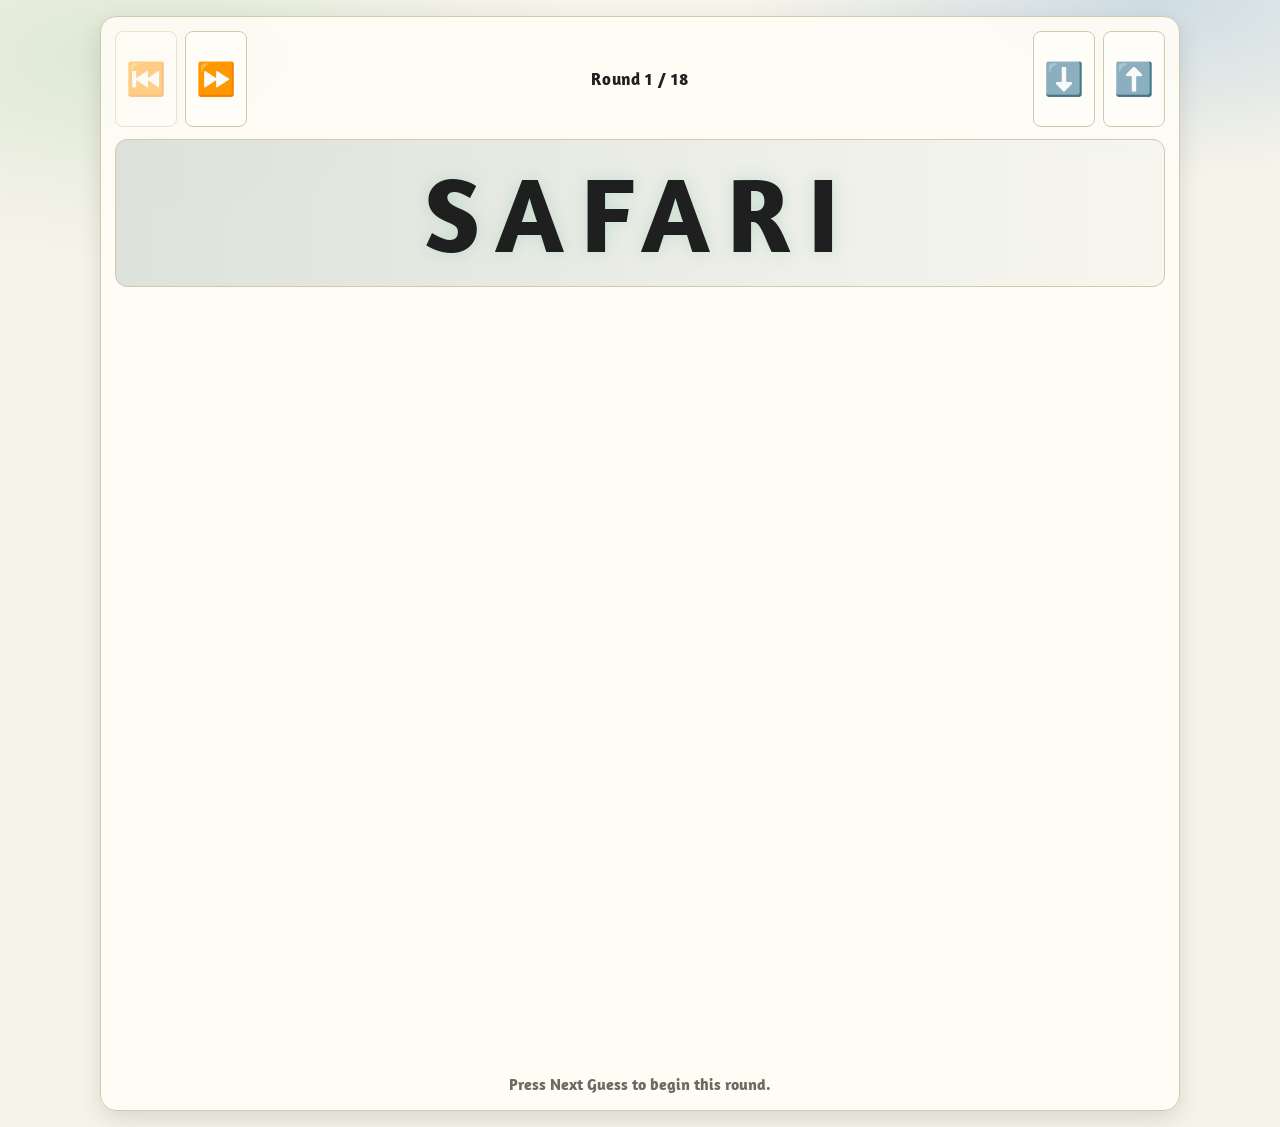
<file: index.html>
<!doctype html>
<html lang="en">
    <head>
        <meta charset="utf-8">
        <meta name="viewport" content="width=1200, initial-scale=1">
        <link rel="preconnect" href="https://fonts.googleapis.com">
        <link rel="preconnect" href="https://fonts.gstatic.com" crossorigin>
        <link href="https://fonts.googleapis.com/css2?family=Amaranth:ital,wght@0,400;0,700;1,400;1,700&family=Domine:wght@400..700&display=swap" rel="stylesheet">

        <title>Acronym Balderdash Challenge</title>
        <link rel="stylesheet" href="abc.css">
        <script src="data.js"></script> 
        <script src="rounds/data.js"></script>
        <!-- start round data -->
        <script src="rounds/safari.js"></script>
        <script src="rounds/stamp.js"></script>
        <script src="rounds/tiger.js"></script>
        <script src="rounds/bears.js"></script>
        <script src="rounds/morse.js"></script>
        <script src="rounds/rebus.js"></script>
        <script src="rounds/alpaca.js"></script>
        <script src="rounds/iguana.js"></script>
        <!-- below here may be incomplete -->
        <script src="rounds/cobra.js"></script>
        <script src="rounds/chimp.js"></script>
        <script src="rounds/codex.js"></script>
        <script src="rounds/frog.js"></script>
        <script src="rounds/horse.js"></script>
        <script src="rounds/lions.js"></script>
        <script src="rounds/llama.js"></script>
        <script src="rounds/moose.js"></script>
        <script src="rounds/puma.js"></script>
        <script src="rounds/score.js"></script>
        <script src="rounds/slug.js"></script>
        <script src="rounds/solve.js"></script>
        <script src="rounds/zebra.js"></script>
        <script src="rounds/ibex.js"></script>
        <script src="rounds/lemur.js"></script>
<!-- insert rounds here -->
        <script src="game.js" defer></script> 
    </head>
    <body>
        <main class="app">
            <div class="top-row">
                <div class="controls">
                    <button id="prevGuessBtn" type="button" title="(←) Show the previous guess">⏮️</button>
                    <button id="nextGuessBtn" type="button" title="(→) Show the next guess">⏩</button>
                    <button id="fiftyBtn" type="button" title="(F) Hide some wrong answers with a 50/50 hint">⚖️</button>
                    <button id="montyHallBtn" type="button" title="(M) Get a Monty Hall hint">🐐</button>
                    <button id="revealBtn" type="button" title="(R) Reveal the correct answer">🏅 Reveal</button>
                </div>
                <div id="roundLabel">Round</div>
                <div class="controls">
                    <button id="prevRoundBtn" type="button" title="(↓) Go to the previous round">⬇️</button>
                    <button id="nextRoundBtn" type="button" title="(↑) Go to the next round">⬆️</button>
                </div>
            </div>

            <h1 id="acronymLabel" class="header-title">ACRONYM</h1>

            <section id="guessGrid" class="guess-grid" aria-live="polite"></section>

            <div id="statusLabel"></div>
        </main>
    </body>
</html>
</file>
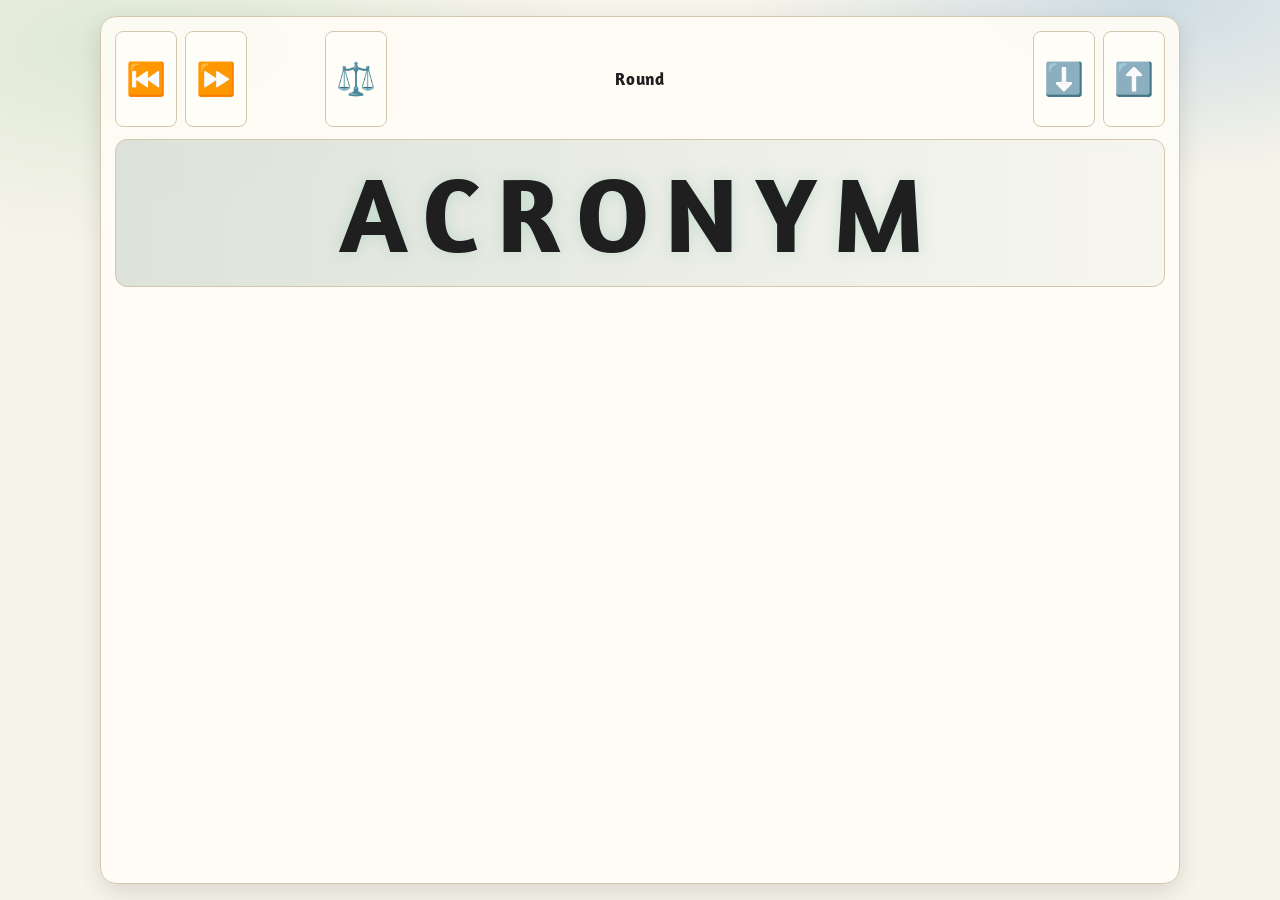
<file: abc.html>
<!doctype html>
<html lang="en">
    <head>
        <meta charset="utf-8">
        <meta name="viewport" content="width=device-width, initial-scale=1">
        <link rel="preconnect" href="https://fonts.googleapis.com">
        <link rel="preconnect" href="https://fonts.gstatic.com" crossorigin>
        <link href="https://fonts.googleapis.com/css2?family=Amaranth:ital,wght@0,400;0,700;1,400;1,700&family=Domine:wght@400..700&display=swap" rel="stylesheet">

        <title>Acronym Balderdash Challenge</title>
        <link rel="stylesheet" href="abc.css">
        <script src="data.js"></script> 
        <script src="rounds/data.js"></script>
        <!-- start round data -->
        <script src="rounds/safari.js"></script>
        <script src="rounds/stamp.js"></script>
        <script src="rounds/tiger.js"></script>
        <script src="rounds/bears.js"></script>
        <script src="rounds/morse.js"></script>
        <script src="rounds/rebus.js"></script>
        <!-- below here may be incomplete -->
        <script src="rounds/alpaca.js"></script>
        <script src="rounds/cobra.js"></script>
        <script src="rounds/chimp.js"></script>
        <script src="rounds/codex.js"></script>
        <script src="rounds/frog.js"></script>
        <script src="rounds/horse.js"></script>
        <script src="rounds/iguana.js"></script>
        <script src="rounds/lions.js"></script>
        <script src="rounds/llama.js"></script>
        <script src="rounds/moose.js"></script>
        <script src="rounds/puma.js"></script>
        <script src="rounds/score.js"></script>
        <script src="rounds/slug.js"></script>
        <script src="rounds/solve.js"></script>
        <script src="rounds/zebra.js"></script>
        <script src="rounds/ibex.js"></script>
        <script src="rounds/lemur.js"></script>
<!-- insert rounds here -->
        <script src="game.js" defer></script> 
    </head>
    <body>
        <main class="app">
            <div class="top-row">
                <div class="controls">
                    <button id="prevGuessBtn" type="button" title="(→) Show the previous guess">⏮️</button>
                    <button id="nextGuessBtn" type="button" title="(←) Show the next guess">⏩</button>
                    <button id="revealBtn" type="button" title="(R) Reveal the correct answer">🏅</button>
                    <button id="5050Btn" type="button" title="(F) Hide some wrong answers with a 50/50 hint">⚖️</button>
                    <button id="montyHallBtn" type="button" title="(M) Get a Monty Hall hint">🚪</button>
                </div>
                <div id="roundLabel">Round</div>
                <div class="controls">
                    <button id="prevRoundBtn" type="button" title="(↓) Go to the previous round">⬇️</button>
                    <button id="nextRoundBtn" type="button" title="(↑) Go to the next round">⬆️</button>
                </div>
            </div>

            <h1 id="acronymLabel" class="header-title">ACRONYM</h1>

            <section id="guessGrid" class="guess-grid" aria-live="polite"></section>

            <div id="statusLabel"></div>
        </main>
    </body>
</html>
</file>
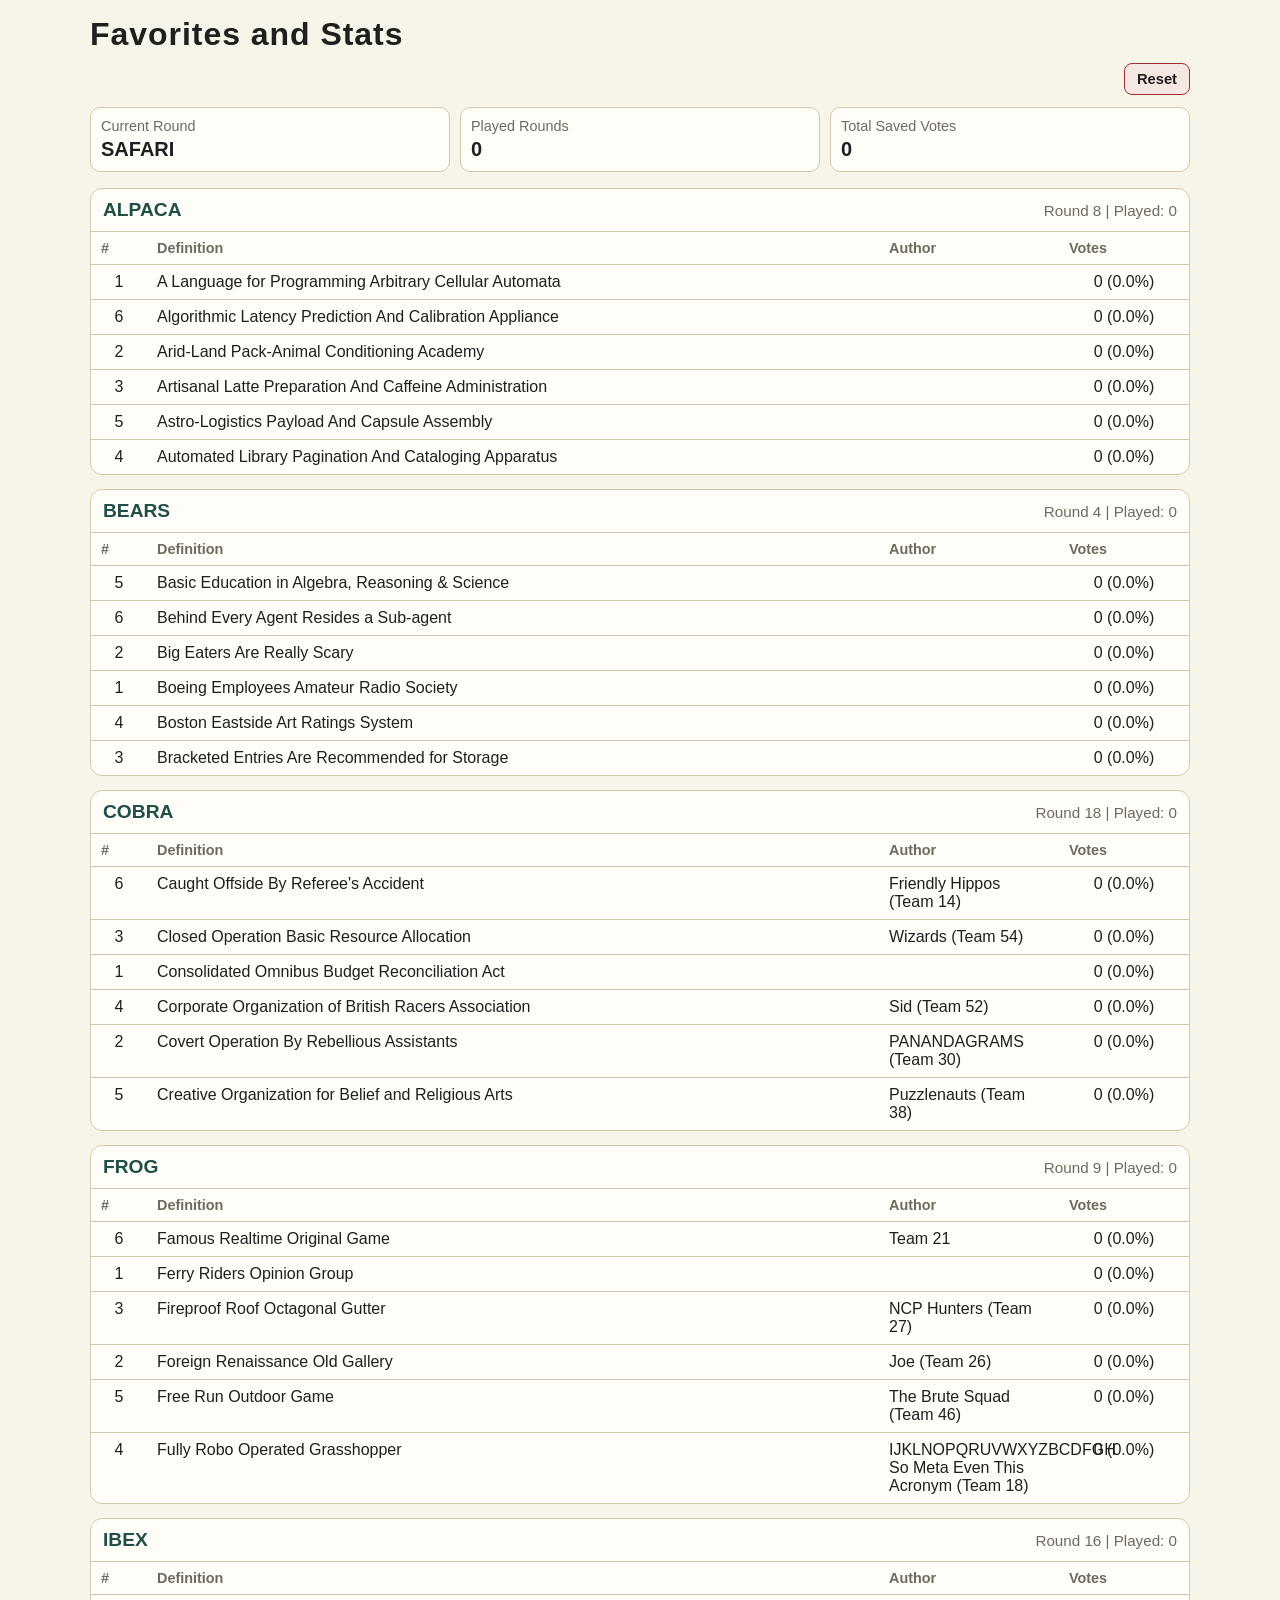
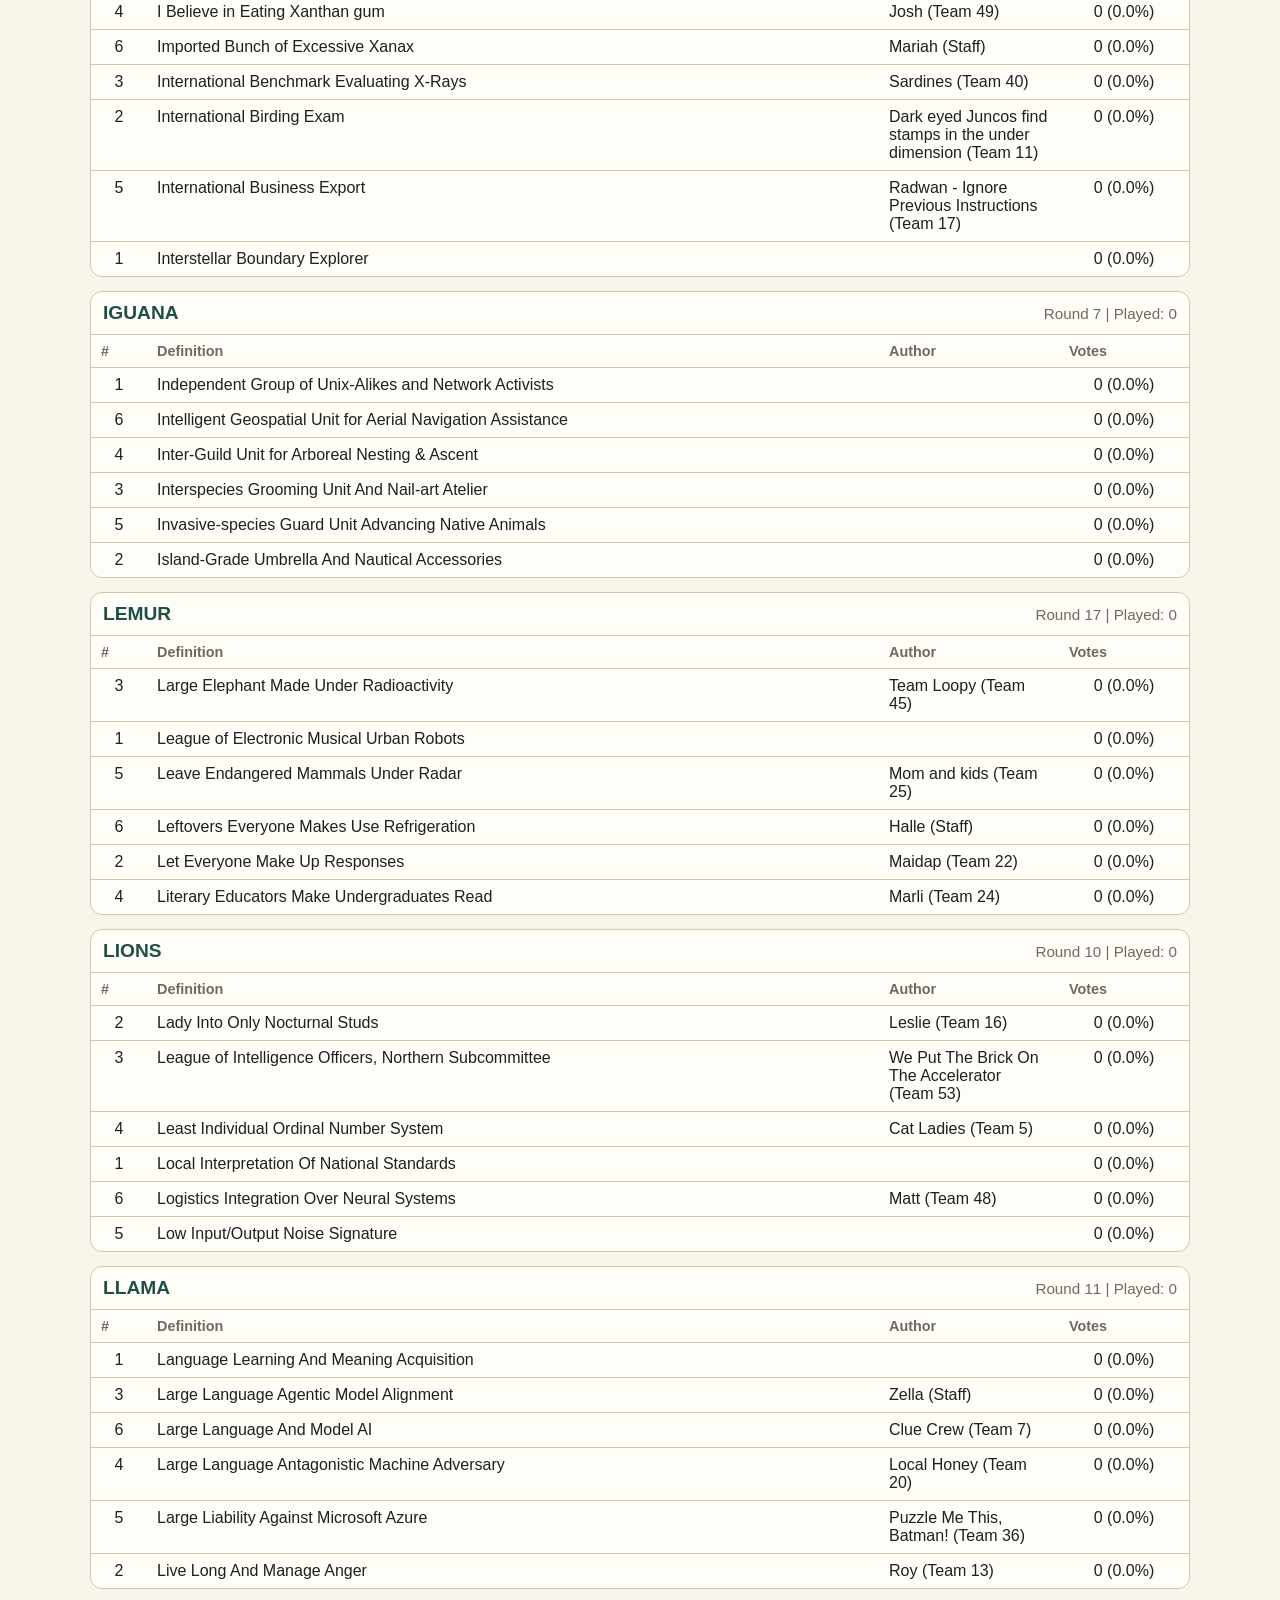
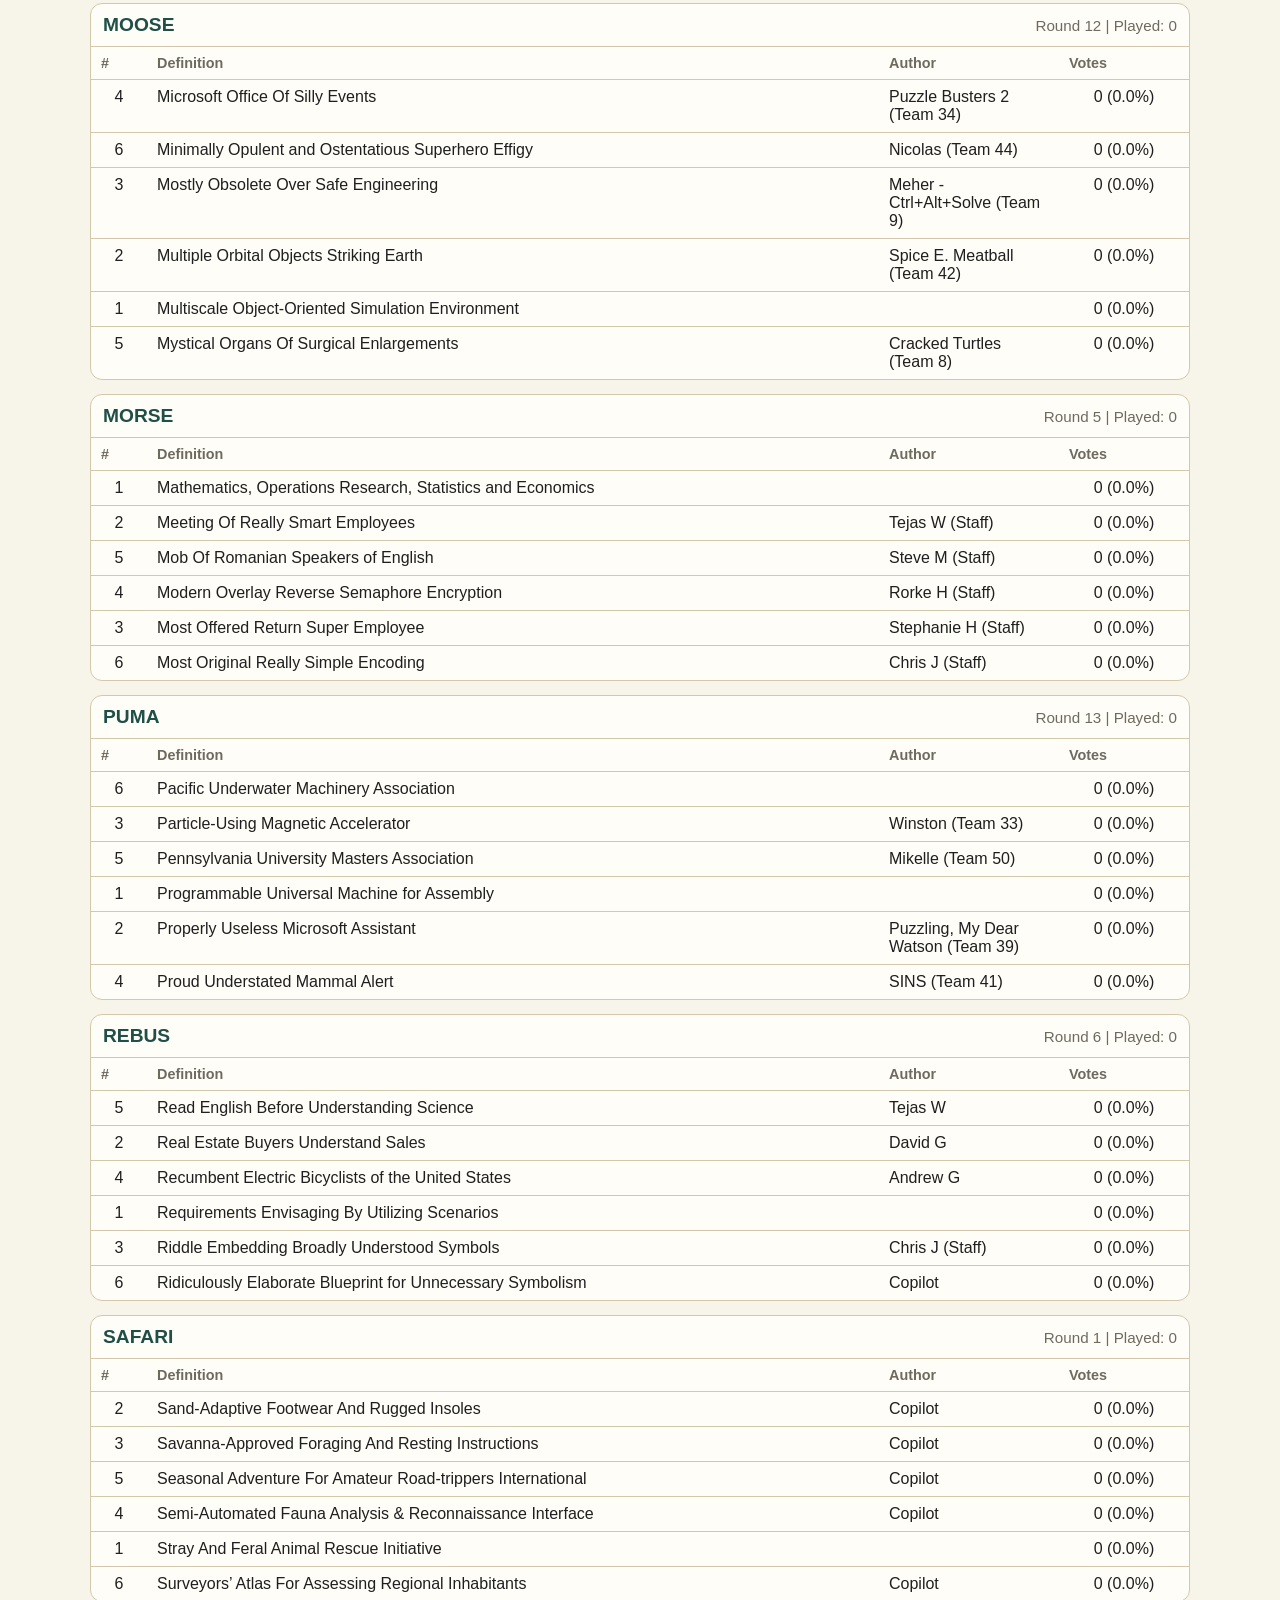
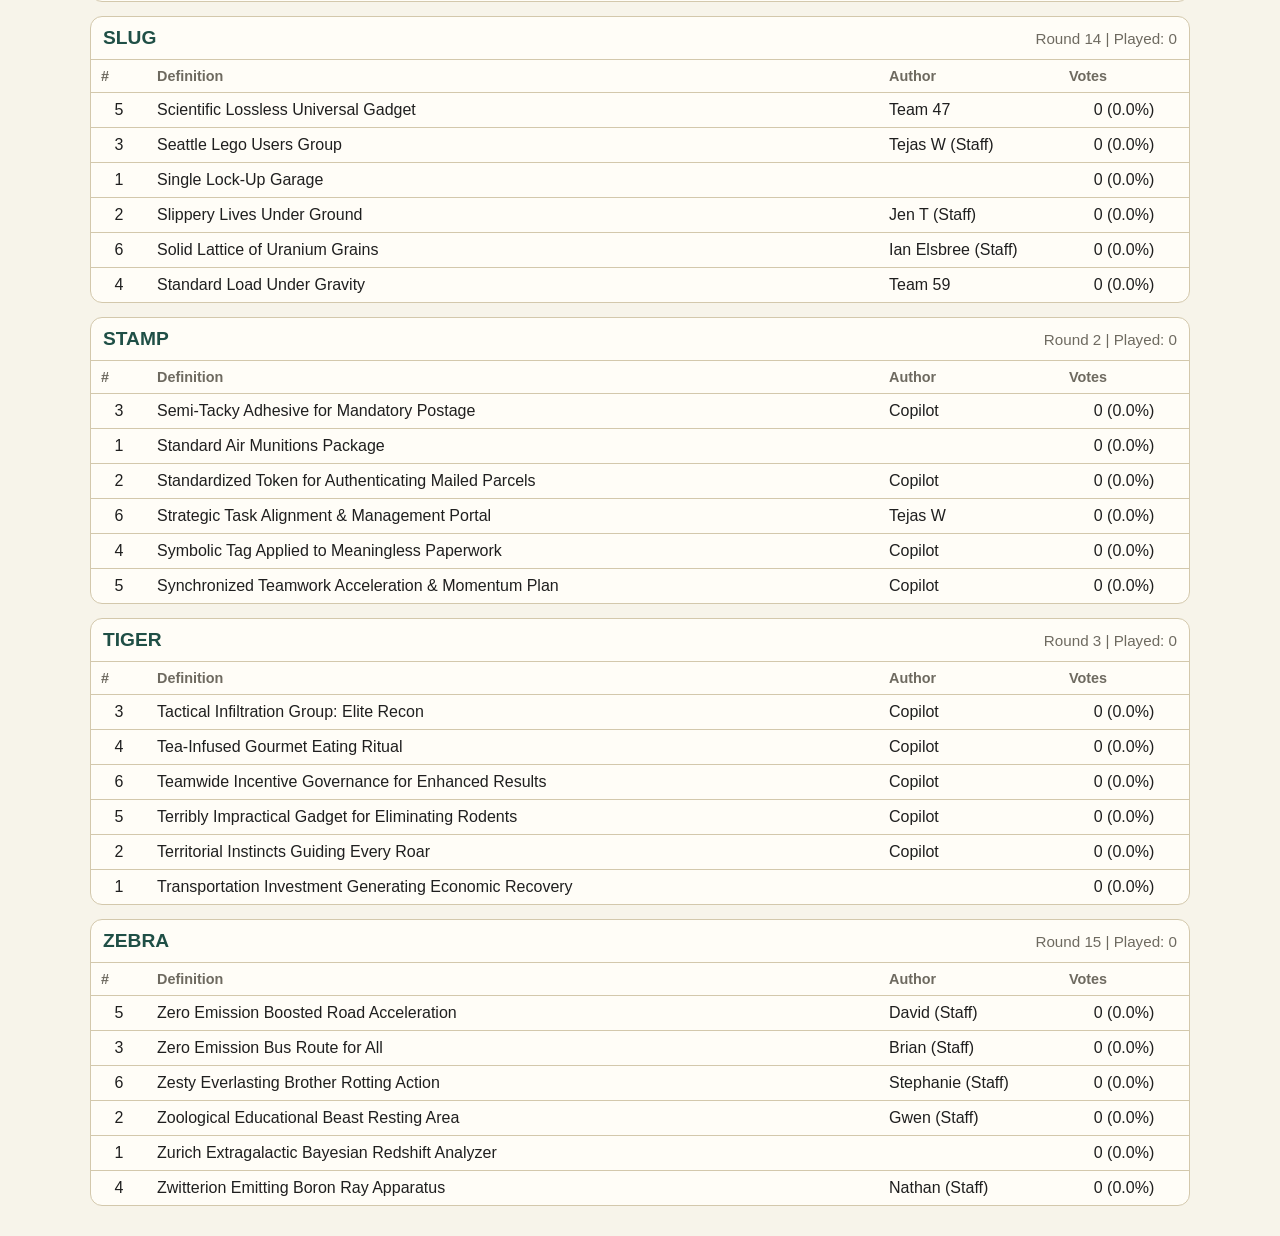
<file: favorites.html>
<!doctype html>
<html lang="en">
    <head>
        <meta charset="utf-8">
        <meta name="viewport" content="width=device-width, initial-scale=1">
        <title>Acronym Balderdash - Favorites</title>
        <style>
            :root {
                --bg: #f7f4ea;
                --panel: #fffdf7;
                --text: #1f1f1f;
                --muted: #6e6a60;
                --outline: #d3c8ac;
                --accent: #1f4f46;
            }

            @media (prefers-color-scheme: dark) {
                :root {
                    --bg: #1a1a1d;
                    --panel: #24242a;
                    --text: #f0f0f0;
                    --muted: #b1b1b8;
                    --outline: #41414c;
                    --accent: #89c2a6;
                }
            }

            * {
                box-sizing: border-box;
            }

            body {
                margin: 0;
                padding: 16px;
                font-family: "Trebuchet MS", "Segoe UI", sans-serif;
                background: var(--bg);
                color: var(--text);
            }

            .wrap {
                width: min(1100px, 100%);
                margin: 0 auto;
            }

            h1 {
                margin: 0 0 10px;
                letter-spacing: 0.03em;
            }

            .subtitle {
                margin: 0 0 18px;
                color: var(--muted);
            }

            .toolbar {
                display: flex;
                justify-content: flex-end;
                margin-bottom: 12px;
            }

            .danger-btn {
                border: 1px solid #9f2f2f;
                background: color-mix(in srgb, #9f2f2f 10%, var(--panel));
                color: var(--text);
                border-radius: 8px;
                padding: 7px 12px;
                font-size: 0.92rem;
                font-weight: 700;
                cursor: pointer;
            }

            .danger-btn:hover {
                background: color-mix(in srgb, #9f2f2f 18%, var(--panel));
            }

            .summary {
                display: grid;
                grid-template-columns: repeat(3, minmax(0, 1fr));
                gap: 10px;
                margin-bottom: 16px;
            }

            .summary-card {
                border: 1px solid var(--outline);
                background: var(--panel);
                border-radius: 10px;
                padding: 10px;
            }

            .summary-label {
                color: var(--muted);
                font-size: 0.9rem;
            }

            .summary-value {
                font-size: 1.25rem;
                font-weight: 700;
                margin-top: 4px;
            }

            .round {
                border: 1px solid var(--outline);
                background: var(--panel);
                border-radius: 12px;
                margin-bottom: 14px;
                overflow: hidden;
            }

            .round-header {
                display: flex;
                justify-content: space-between;
                align-items: center;
                gap: 10px;
                padding: 10px 12px;
                border-bottom: 1px solid var(--outline);
            }

            .round-title {
                font-size: 1.2rem;
                font-weight: 700;
                color: var(--accent);
            }

            .round-meta {
                color: var(--muted);
                font-size: 0.95rem;
            }

            table {
                width: 100%;
                border-collapse: collapse;
                table-layout: fixed;
            }

            col.col-index {
                width: 56px;
            }

            col.col-author {
                width: 180px;
            }

            col.col-votes {
                width: 130px;
            }

            th,
            td {
                padding: 8px 10px;
                text-align: left;
                border-bottom: 1px solid var(--outline);
                vertical-align: top;
            }

            th {
                font-size: 0.9rem;
                color: var(--muted);
            }

            tr:last-child td {
                border-bottom: none;
            }

            .mono {
                font-family: Consolas, "Courier New", monospace;
            }

            .center {
                text-align: center;
            }

            .empty {
                color: var(--muted);
                border: 1px dashed var(--outline);
                border-radius: 10px;
                padding: 14px;
            }

            @media (max-width: 760px) {
                .summary {
                    grid-template-columns: 1fr;
                }

                th:nth-child(2),
                td:nth-child(2) {
                    max-width: 50vw;
                    word-wrap: break-word;
                }
            }
        </style>
        <script src="data.js"></script>
        <script src="rounds/data.js"></script>
        <!-- start round data -->
        <script src="rounds/safari.js"></script>
        <script src="rounds/stamp.js"></script>
        <script src="rounds/tiger.js"></script>
        <script src="rounds/bears.js"></script>
        <script src="rounds/morse.js"></script>
        <script src="rounds/rebus.js"></script>
        <script src="rounds/iguana.js"></script>
        <script src="rounds/alpaca.js"></script>
        <!-- below here may be incomplete -->
        <script src="rounds/chimp.js"></script>
        <script src="rounds/codex.js"></script>
        <script src="rounds/frog.js"></script>
        <script src="rounds/horse.js"></script>
        <script src="rounds/lions.js"></script>
        <script src="rounds/llama.js"></script>
        <script src="rounds/moose.js"></script>
        <script src="rounds/puma.js"></script>
        <script src="rounds/score.js"></script>
        <script src="rounds/slug.js"></script>
        <script src="rounds/solve.js"></script>
        <script src="rounds/zebra.js"></script>
        <script src="rounds/ibex.js"></script>
        <script src="rounds/lemur.js"></script>
        <script src="rounds/cobra.js"></script>
<!-- insert rounds here -->
    </head>
    <body>
        <main class="wrap">
            <h1>Favorites and Stats</h1>
            <!--p class="subtitle">Data source: localStorage key <span class="mono">acronym-balderdash-state-v1</span></p-->
            <div class="toolbar">
                <button id="resetStateBtn" class="danger-btn" type="button" title="Clear all saved votes and play history">Reset</button>
            </div>

            <section id="summary" class="summary"></section>
            <section id="content"></section>
        </main>

        <script>
            const STORAGE_KEY = "acronym-balderdash-state-v1";

            function safeReadState() {
                try {
                    const raw = localStorage.getItem(STORAGE_KEY);
                    if (!raw) {
                        return { roundIndex: 0, pendingRoundIndex: null, pendingRoundVotes: {}, cumulativeVotes: {}, roundPlayCounts: {} };
                    }
                    const parsed = JSON.parse(raw);
                    return {
                        roundIndex: Number.isInteger(parsed.roundIndex) ? parsed.roundIndex : 0,
                        pendingRoundIndex: Number.isInteger(parsed.pendingRoundIndex) ? parsed.pendingRoundIndex : null,
                        pendingRoundVotes:
                            parsed.pendingRoundVotes && typeof parsed.pendingRoundVotes === "object" ? parsed.pendingRoundVotes : {},
                        cumulativeVotes: parsed.cumulativeVotes && typeof parsed.cumulativeVotes === "object" ? parsed.cumulativeVotes : {},
                        roundPlayCounts: parsed.roundPlayCounts && typeof parsed.roundPlayCounts === "object" ? parsed.roundPlayCounts : {},
                    };
                } catch (err) {
                    console.error("Failed to parse saved game state.", err);
                    return { roundIndex: 0, pendingRoundIndex: null, pendingRoundVotes: {}, cumulativeVotes: {}, roundPlayCounts: {} };
                }
            }

            function getGuessVoteStorageKey(round, guessIndex) {
                const raw =
                    typeof round?.guesses?.[guessIndex]?.definition === "string"
                        ? round.guesses[guessIndex].definition.trim()
                        : "";
                const base = raw.length > 0 ? raw : "guess-" + (guessIndex + 1);
                let duplicateCount = 0;
                for (let i = 0; i < guessIndex; i += 1) {
                    const prev =
                        typeof round?.guesses?.[i]?.definition === "string"
                            ? round.guesses[i].definition.trim()
                            : "guess-" + (i + 1);
                    if (prev === base) {
                        duplicateCount += 1;
                    }
                }
                return duplicateCount === 0 ? base : base + "#" + (duplicateCount + 1);
            }

            function normalizeStoredRoundVotes(round, stored) {
                if (Array.isArray(stored)) {
                    const converted = {};
                    for (let idx = 0; idx < round.guesses.length; idx += 1) {
                        const key = getGuessVoteStorageKey(round, idx);
                        converted[key] = stored[idx] || 0;
                    }
                    return converted;
                }

                if (stored && typeof stored === "object") {
                    return { ...stored };
                }

                return {};
            }

            function renderSummary(state, rounds) {
                const summary = document.getElementById("summary");
                const currentRound = rounds[state.roundIndex] ? rounds[state.roundIndex].acronym : "-";
                let totalVotes = 0;

                for (let i = 0; i < rounds.length; i += 1) {
                    const round = rounds[i];
                    const cumulative = normalizeStoredRoundVotes(round, state.cumulativeVotes[String(i)]);
                    const pending =
                        state.pendingRoundIndex === i
                            ? normalizeStoredRoundVotes(round, state.pendingRoundVotes)
                            : {};
                    const merged = { ...cumulative };
                    Object.keys(pending).forEach((k) => {
                        merged[k] = (merged[k] || 0) + (pending[k] || 0);
                    });

                    Object.values(merged).forEach((v) => {
                        totalVotes += Number(v) || 0;
                    });
                }

                const playedRounds = Object.keys(state.roundPlayCounts).filter((k) => (state.roundPlayCounts[k] || 0) > 0).length;

                summary.innerHTML = [
                    ["Current Round", currentRound],
                    ["Played Rounds", String(playedRounds)],
                    ["Total Saved Votes", String(totalVotes)],
                ]
                    .map(
                        ([label, value]) =>
                            '<article class="summary-card"><div class="summary-label">' +
                            label +
                            '</div><div class="summary-value">' +
                            value +
                            "</div></article>",
                    )
                    .join("");
            }

            function renderContent(state, rounds) {
                const content = document.getElementById("content");
                if (!Array.isArray(rounds) || rounds.length === 0) {
                    content.innerHTML = '<div class="empty">No rounds found in game-data.js.</div>';
                    return;
                }

                const roundsWithStats = rounds
                    .map((round, roundIndex) => {
                        const roundKey = String(roundIndex);
                        const playCount = state.roundPlayCounts[roundKey] || 0;
                        const storedVotes = normalizeStoredRoundVotes(round, state.cumulativeVotes[roundKey]);
                        const pendingVotes =
                            state.pendingRoundIndex === roundIndex
                                ? normalizeStoredRoundVotes(round, state.pendingRoundVotes)
                                : {};

                        const guessRows = round.guesses
                            .map((guess, guessIndex) => {
                                const key = getGuessVoteStorageKey(round, guessIndex);
                                const voteCount = (storedVotes[key] || 0) + (pendingVotes[key] || 0);
                                return {
                                    guessIndex,
                                    definition: guess.definition || "",
                                    author: guess.author || "",
                                    voteCount,
                                };
                            })
                            .sort((a, b) => {
                                if (b.voteCount !== a.voteCount) {
                                    return b.voteCount - a.voteCount;
                                }
                                return a.definition.localeCompare(b.definition, undefined, { sensitivity: "base" });
                            });

                        const roundVoteTotal = guessRows.reduce((sum, row) => sum + (row.voteCount || 0), 0);

                        return {
                            round,
                            roundIndex,
                            playCount,
                            roundVoteTotal,
                            guessRows,
                        };
                    })
                    .sort((a, b) => {
                        if (b.roundVoteTotal !== a.roundVoteTotal) {
                            return b.roundVoteTotal - a.roundVoteTotal;
                        }
                        const titleA = a.round?.acronym || "";
                        const titleB = b.round?.acronym || "";
                        return titleA.localeCompare(titleB, undefined, { sensitivity: "base" });
                    });

                const html = roundsWithStats
                    .map(({ round, roundIndex, playCount, roundVoteTotal, guessRows }) => {

                        const rows = guessRows
                            .map((row) => {
                                                                const pct = roundVoteTotal > 0 ? (row.voteCount * 100) / roundVoteTotal : 0;
                                const pctText = pct.toFixed(1) + "%";
                                return (
                                    "<tr>" +
                                    '<td class="center">' +
                                    (row.guessIndex + 1) +
                                    "</td>" +
                                    "<td>" +
                                    row.definition +
                                    "</td>" +
                                    "<td>" +
                                    row.author +
                                    "</td>" +
                                    '<td class="center">' +
                                    row.voteCount + " (" + pctText + ")" +
                                    "</td>" +
                                    "</tr>"
                                );
                            })
                            .join("");

                        return (
                            '<article class="round">' +
                            '<div class="round-header">' +
                            '<div class="round-title">' +
                            (round.acronym || "(untitled)") +
                            "</div>" +
                            '<div class="round-meta">Round ' +
                            (roundIndex + 1) +
                            " | Played: " +
                            playCount +
                            "</div>" +
                            "</div>" +
                            "<table>" +
                            '<colgroup><col class="col-index"><col class="col-definition"><col class="col-author"><col class="col-votes"></colgroup>' +
                            "<thead><tr><th>#</th><th>Definition</th><th>Author</th><th>Votes</th></tr></thead>" +
                            "<tbody>" +
                            rows +
                            "</tbody>" +
                            "</table>" +
                            "</article>"
                        );
                    })
                    .join("");

                content.innerHTML = html;
            }

            function rerenderAll() {
                const state = safeReadState();
                const roundsData =
                    typeof rounds !== "undefined" && Array.isArray(rounds)
                        ? rounds
                        : Array.isArray(window.rounds)
                          ? window.rounds
                          : [];
                renderSummary(state, roundsData);
                renderContent(state, roundsData);
            }

            function resetLocalState() {
                const ok = window.confirm("Reset all saved local stats and progress for this game?");
                if (!ok) {
                    return;
                }

                localStorage.removeItem(STORAGE_KEY);
                rerenderAll();
            }

            (function init() {
                const resetBtn = document.getElementById("resetStateBtn");
                if (resetBtn) {
                    resetBtn.addEventListener("click", resetLocalState);
                }
                rerenderAll();
            })();
        </script>
    </body>
</html>
</file>
<file: abc.css>
:root {
    --bg: #f7f4ea;
    --panel: #fffdf7;
    --text: #1f1f1f;
    --muted: #6e6a60;
    --accent: #1f4f46;
    --outline: #d3c8ac;
    --shadow: 0 8px 24px rgba(0, 0, 0, 0.12);
    --guess-1: #d84a3a;
    --guess-2: #dc8a2f;
    --guess-3: #d8ba2f;
    --guess-4: #4ca55f;
    --guess-5: #2c7fc9;
    --guess-6: #7f52c7;
}

@media (prefers-color-scheme: dark) {
    :root {
        --bg: #1a1a1d;
        --panel: #24242a;
        --text: #f0f0f0;
        --muted: #b1b1b8;
        --accent: #89c2a6;
        --outline: #41414c;
        --shadow: 0 10px 28px rgba(0, 0, 0, 0.35);
    }
}

* {
    box-sizing: border-box;
    user-select: none;
}

body {
    margin: 0;
    min-height: 100vh;
    background:
        radial-gradient(70vw 45vh at 10% 5%, rgba(76, 165, 95, 0.15), transparent 50%),
        radial-gradient(70vw 45vh at 90% 0%, rgba(44, 127, 201, 0.2), transparent 45%),
        var(--bg);
    color: var(--text);
    font-family: "Amaranth", serif;
    display: flex;
    justify-content: center;
    padding: 16px;
}

.app {
    width: min(1080px, 100%);
    background: color-mix(in srgb, var(--panel) 90%, transparent);
    border: 1px solid var(--outline);
    border-radius: 16px;
    box-shadow: var(--shadow);
    padding: 14px;
    display: grid;
    grid-template-rows: auto auto 1fr auto;
    gap: 12px;
}

.top-row {
    display: grid;
    grid-template-columns: 1fr auto 1fr;
    align-items: center;
    gap: 10px;
}

.top-row .controls:last-child {
    justify-content: flex-end;
}

#roundLabel {
    font-size: 1.05rem;
    font-weight: 700;
    letter-spacing: 0.04em;
    text-align: center;
}

.header-title {
    margin: 0;
    text-align: center;
    padding: 8px 12px;
    border-radius: 12px;
    border: 1px solid var(--outline);
    font-size: clamp(3.6rem, 10vw, 6.6rem);
    letter-spacing: 0.16em;
    text-transform: uppercase;
    text-shadow: 0 0 16px rgba(92, 175, 147, 0.25);
    background: linear-gradient(90deg, rgba(31, 79, 70, 0.15), rgba(31, 79, 70, 0.03));
}

.controls {
    display: flex;
    flex-wrap: wrap;
    gap: 8px;
}

button {
    border: 1px solid var(--outline);
    background: var(--panel);
    color: var(--text);
    padding: 3px 10px;
    border-radius: 8px;
    cursor: pointer;
    font-size: 2rem;
    font-weight: 700;
    height: 1in;
}

#revealBtn,
#fiftyBtn,
#montyHallBtn {
    opacity: 0;
    transform: translateY(8px) scale(0.96);
    pointer-events: none;
    transition: opacity 220ms ease, transform 220ms ease;
}

#revealBtn.reveal-visible,
#fiftyBtn.reveal-visible,
#montyHallBtn.reveal-visible {
    opacity: 1;
    transform: translateY(0) scale(1);
    pointer-events: auto;
}

button:hover:enabled {
    transform: translateY(-1px);
}

button:disabled {
    opacity: 0.45;
    cursor: default;
}

.guess-grid {
    display: grid;
    grid-template-columns: repeat(2, minmax(0, 1fr));
    gap: 10px;
    align-content: start;
    min-height: 50vh;
    overflow: hidden;
    overflow: clip;
}

.guess-card {
    border: 2px solid var(--outline);
    border-radius: 12px;
    padding: 10px;
    min-height: 160px;
    display: grid;
    grid-template-rows: auto 1fr;
    gap: 8px;
    opacity: 0.95;
    transform-origin: center;
    position: relative;
}

.guess-card.hidden {
    visibility: hidden;
}

.guess-card.filtered-out {
    filter: none;
    opacity: 0.5;
    pointer-events: none;
    color: color-mix(in srgb, var(--text) 55%, gray);
    border-color: color-mix(in srgb, var(--outline) 85%, gray);
}

.guess-card.filtered-out::after {
    content: "X";
    position: absolute;
    inset: 0;
    display: flex;
    align-items: center;
    justify-content: center;
    color: #7f0f0f;
    font-size: clamp(4rem, 9vw, 7rem);
    font-weight: 900;
    text-shadow: 0 0 4px rgba(0, 0, 0, 0.25);
    pointer-events: none;
}

.guess-card.hall-eliminated {
    filter: none;
    opacity: 0.5;
    pointer-events: none;
    color: color-mix(in srgb, var(--text) 55%, gray);
    border-color: color-mix(in srgb, var(--outline) 85%, gray);
}

.guess-card.hall-eliminated::after {
    content: "🐐";
    position: absolute;
    inset: 0;
    display: flex;
    align-items: center;
    justify-content: center;
    font-size: clamp(3.2rem, 7vw, 5.6rem);
    filter: saturate(0.85);
    text-shadow: 0 0 4px rgba(0, 0, 0, 0.2);
    pointer-events: none;
}

.guess-card.active {
    animation: intro 520ms ease;
    z-index: 2;
    box-shadow: var(--shadow);
}

@keyframes intro {
    from {
        transform: scale(1.9) translateY(18px);
        opacity: 0;
    }

    to {
        transform: scale(1) translateY(0);
        opacity: 0.95;
    }
}

.guess-index {
    font-weight: 800;
    font-size: 2.25rem;
    opacity: 0.9;
}

.guess-definition {
    margin: 0;
    text-align: center;
    font-size: 2rem;
    display: flex;
    align-items: center;
    justify-content: center;
    padding-inline-start: 1em;
    padding-inline-end: 1em;
    white-space: normal;
    overflow-wrap: none;
    word-break: auto-phrase;
}

.guess-votes {
    margin: 0;
    text-align: center;
    font-size: 2.5rem;
    min-height: 1.4em;
    letter-spacing: 0.15em;
}

.guess-notes-separator {
    width: 100%;
    border: 0;
    border-top: 1px solid color-mix(in srgb, var(--outline) 65%, transparent);
    margin: 0;
}

.guess-notes {
    margin: 0;
    width: 100%;
    text-align: center;
    font-size: 0.95rem;
    color: var(--muted);
}

.guess-card.vote-enabled {
    cursor: pointer;
}

.guess-card.odd-tail {
    grid-column: 1 / -1;
    justify-self: center;
    width: calc((100% - 10px) / 2);
}

.guess-1 { background: color-mix(in srgb, var(--guess-1) 18%, transparent); }
.guess-2 { background: color-mix(in srgb, var(--guess-2) 18%, transparent); }
.guess-3 { background: color-mix(in srgb, var(--guess-3) 18%, transparent); }
.guess-4 { background: color-mix(in srgb, var(--guess-4) 18%, transparent); }
.guess-5 { background: color-mix(in srgb, var(--guess-5) 18%, transparent); }
.guess-6 { background: color-mix(in srgb, var(--guess-6) 18%, transparent); }

.guess-card.correct {
    border-color: color-mix(in srgb, var(--guess-4) 75%, white);
    animation: reveal 480ms ease;
    box-shadow: 0 0 0 3px color-mix(in srgb, var(--guess-4) 25%, transparent);
    filter: saturate(5);

}

.guess-card.incorrect {
    filter: grayscale(0.95);
    opacity: 0.45;
    border-color: color-mix(in srgb, var(--outline) 80%, gray);
}

@keyframes reveal {
    from {
        transform: scale(1);
    }

    40% {
        transform: scale(1.4);
    }

    to {
        transform: scale(1);
    }
}

#statusLabel {
    text-align: center;
    min-height: 1.4em;
    color: var(--muted);
    font-size: 1rem;
    font-weight: 700;
}

@media (max-width: 740px) {
    .guess-grid {
        grid-template-columns: 1fr;
    }
}
</file>
